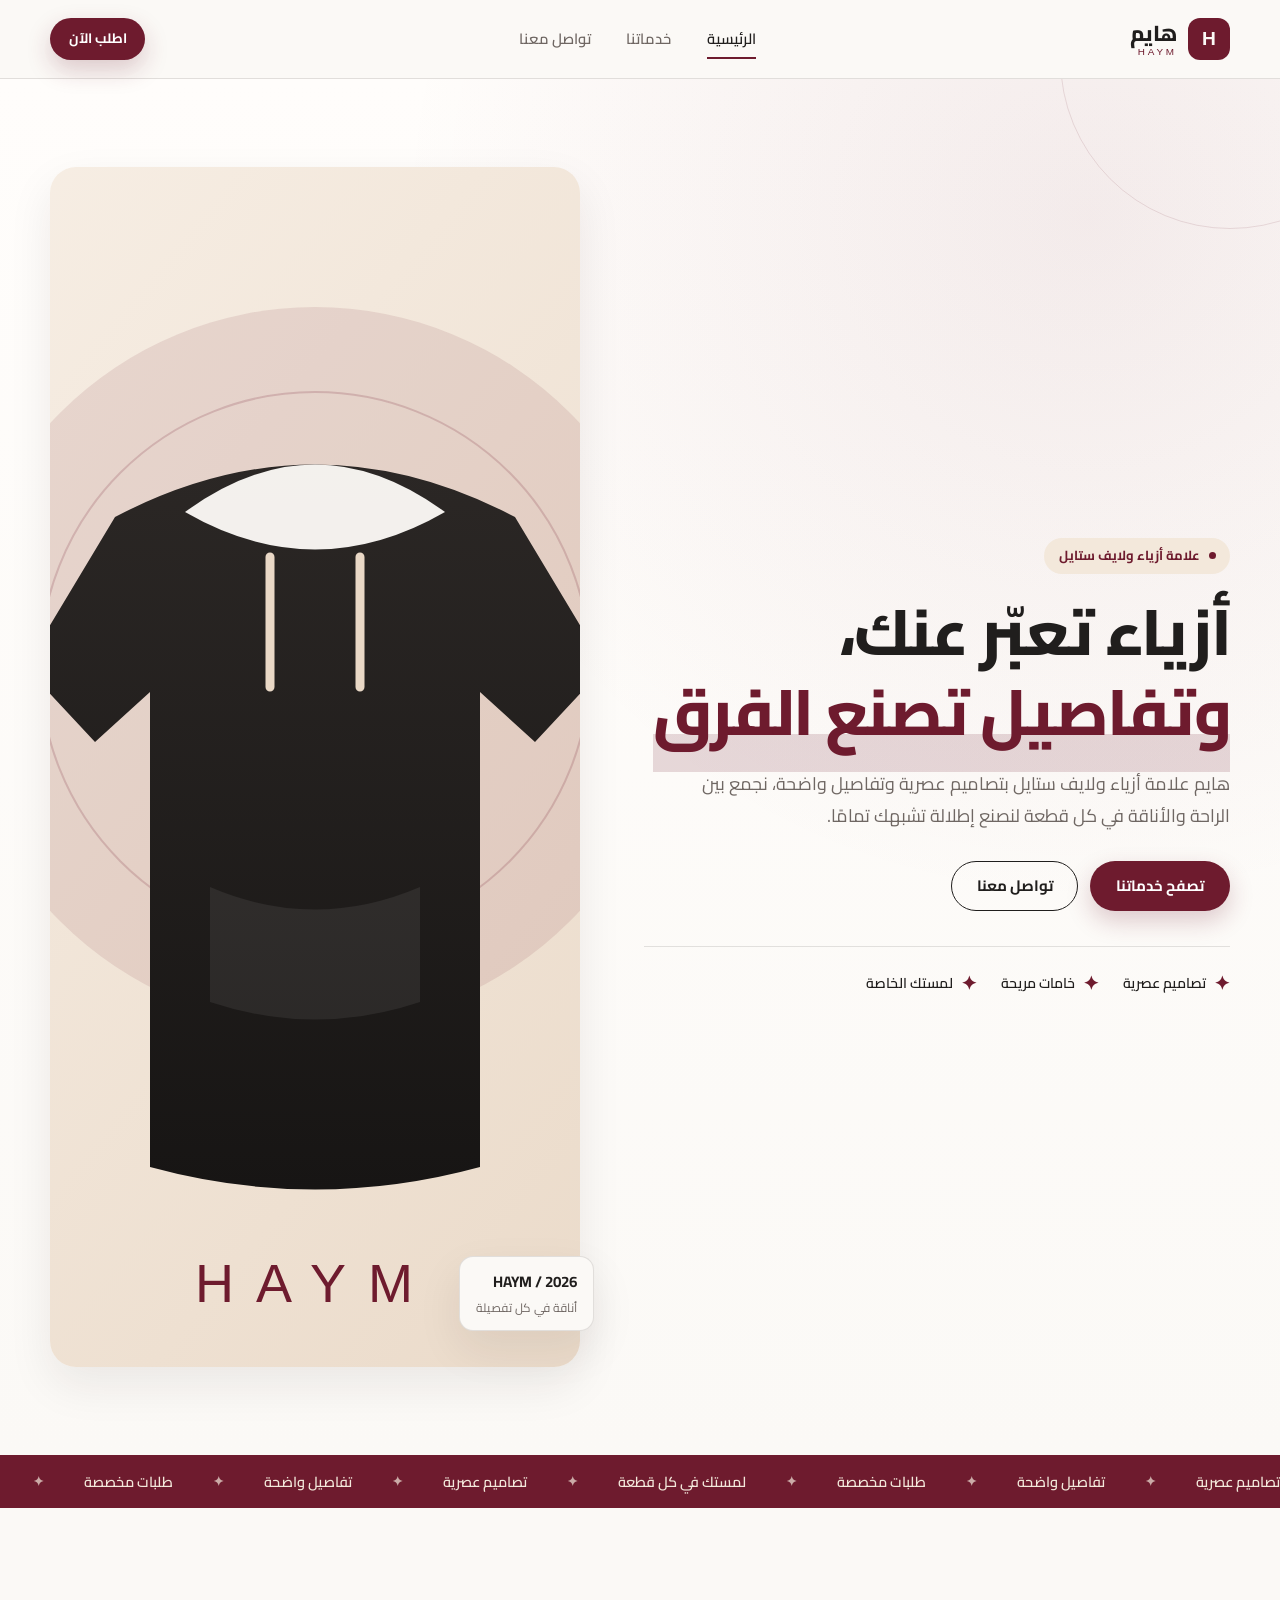
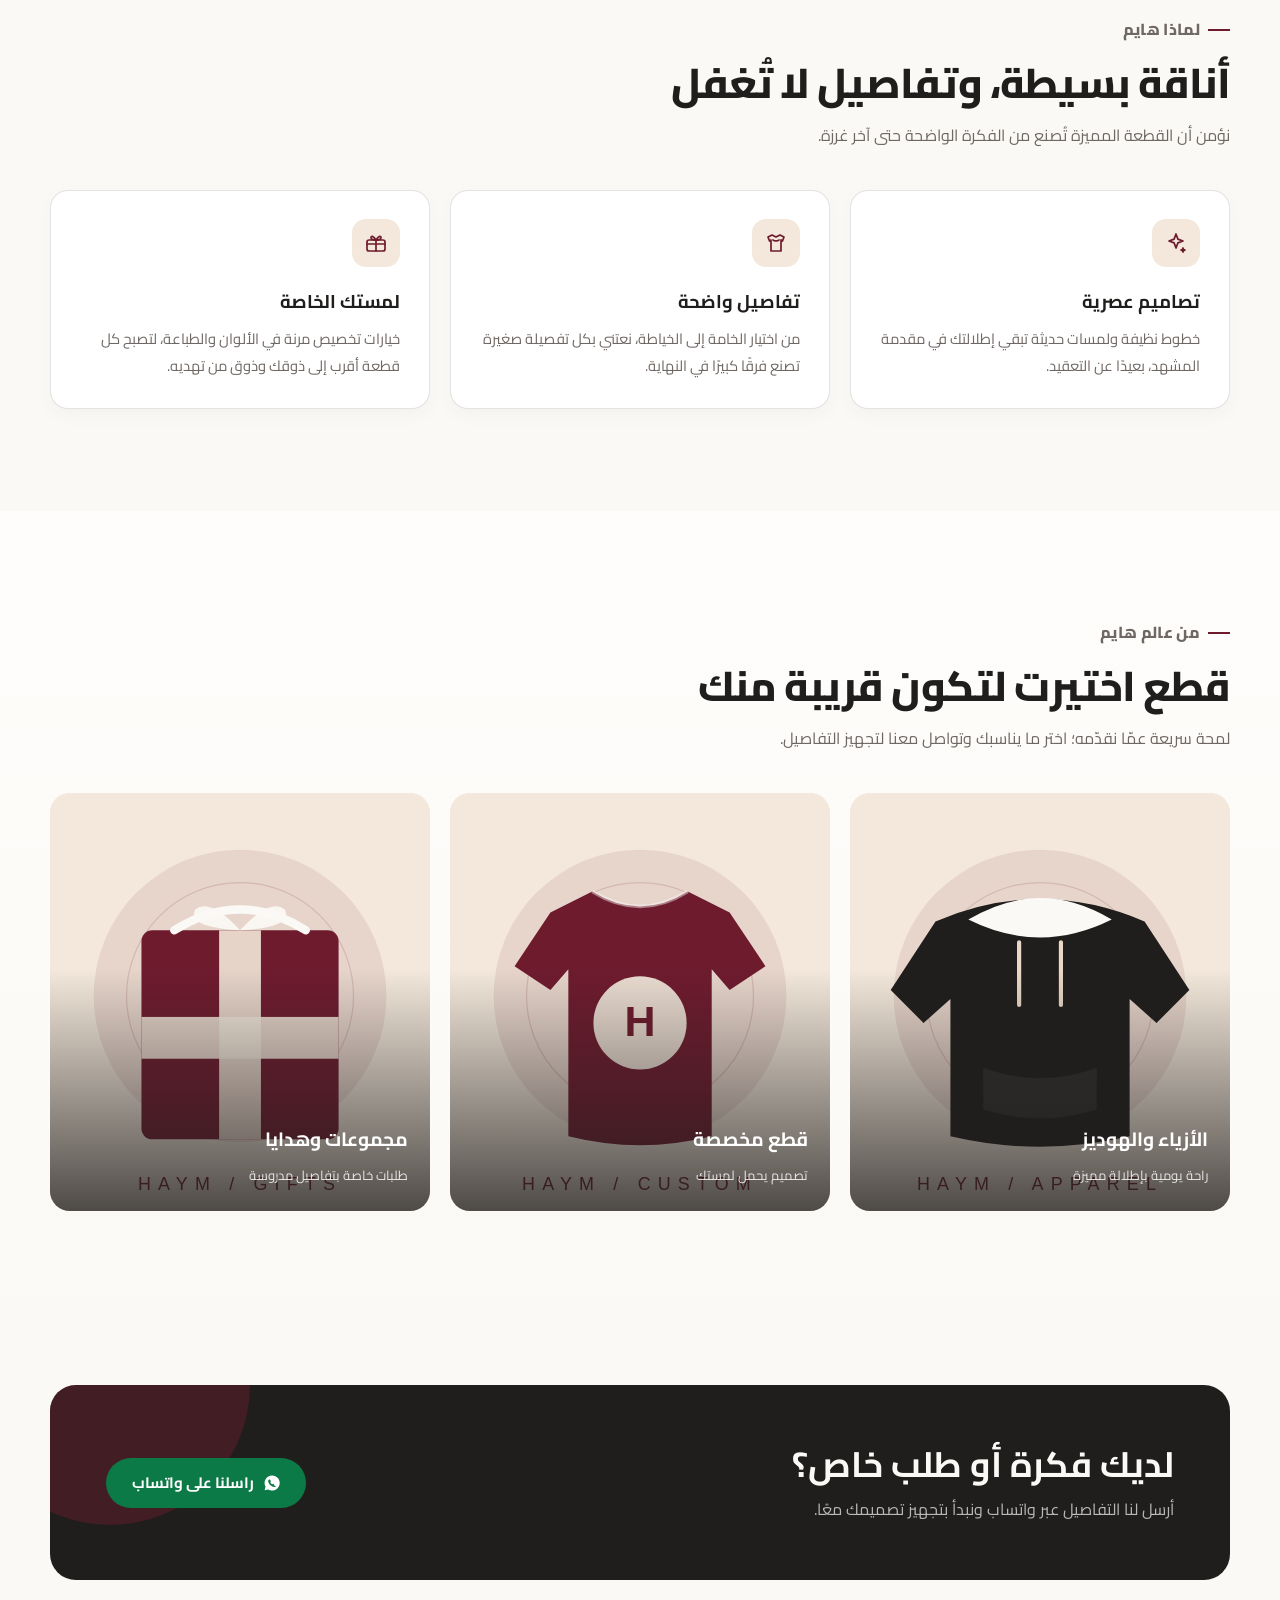
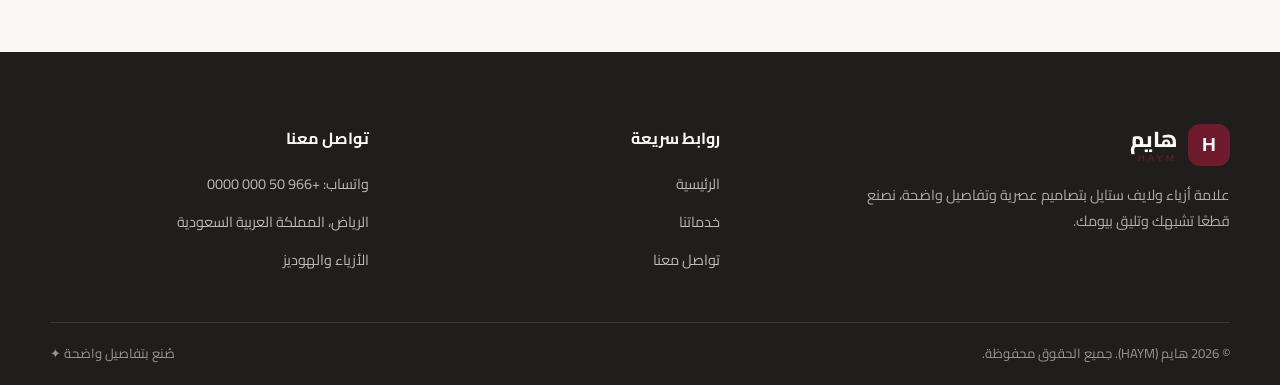
<file: index.html>
<!DOCTYPE html>
<html lang="ar" dir="rtl">
<head>
  <meta charset="UTF-8">
  <meta name="viewport" content="width=device-width, initial-scale=1.0">
  <title>هايم HAYM | أزياء ولايف ستايل</title>
  <meta name="description" content="هايم علامة أزياء ولايف ستايل بتصاميم عصرية وتفاصيل واضحة؛ هوديز، تيشيرتات مخصصة وطلبات خاصة.">
  <meta name="theme-color" content="#6e1b2e">
  <link rel="icon" href="assets/images/favicon.svg" type="image/svg+xml">
  <link rel="preconnect" href="https://fonts.googleapis.com">
  <link rel="preconnect" href="https://fonts.gstatic.com" crossorigin>
  <link href="https://fonts.googleapis.com/css2?family=Cairo:wght@400;500;600;700;800;900&display=swap" rel="stylesheet">
  <link rel="stylesheet" href="style.css">
</head>
<body>
  <a class="skip-link" href="#main">تخطَّ إلى المحتوى</a>

  <!-- Header -->
  <header class="site-header">
    <div class="container header-inner">
      <a class="brand" href="index.html" aria-label="هايم - الصفحة الرئيسية">
        <span class="brand-mark" aria-hidden="true">H</span>
        <span class="brand-text">
          <strong>هايم</strong>
          <small>HAYM</small>
        </span>
      </a>

      <nav class="main-nav" aria-label="القائمة الرئيسية">
        <a href="index.html" class="active" aria-current="page">الرئيسية</a>
        <a href="services.html">خدماتنا</a>
        <a href="contact.html">تواصل معنا</a>
      </nav>

      <div class="header-actions">
        <a class="btn btn-primary header-cta" href="contact.html">اطلب الآن</a>
        <details class="mobile-nav">
          <summary aria-label="فتح قائمة التنقل">
            <span class="bar"></span>
            <span class="bar"></span>
            <span class="bar"></span>
          </summary>
          <nav aria-label="قائمة الجوال">
            <a href="index.html" class="active" aria-current="page">الرئيسية</a>
            <a href="services.html">خدماتنا</a>
            <a href="contact.html">تواصل معنا</a>
          </nav>
        </details>
      </div>
    </div>
  </header>

  <main id="main">
    <!-- Hero -->
    <section class="hero">
      <div class="container hero-grid">
        <div class="hero-content">
          <span class="hero-eyebrow">علامة أزياء ولايف ستايل</span>
          <h1>أزياء تعبّر عنك،<br><span>وتفاصيل تصنع الفرق</span></h1>
          <p class="hero-lead">هايم علامة أزياء ولايف ستايل بتصاميم عصرية وتفاصيل واضحة، نجمع بين الراحة والأناقة في كل قطعة لنصنع إطلالة تشبهك تمامًا.</p>
          <div class="hero-actions">
            <a class="btn btn-primary" href="services.html">تصفح خدماتنا</a>
            <a class="btn btn-outline" href="contact.html">تواصل معنا</a>
          </div>
          <div class="hero-points">
            <div><span aria-hidden="true">✦</span> تصاميم عصرية</div>
            <div><span aria-hidden="true">✦</span> خامات مريحة</div>
            <div><span aria-hidden="true">✦</span> لمستك الخاصة</div>
          </div>
        </div>

        <div class="hero-media">
          <img src="assets/images/hero-fashion.svg" alt="رسم توضيحي لهودي هايم بتصميم عصري" width="1000" height="1200">
          <div class="hero-badge">
            <strong>HAYM / 2026</strong>
            <small>أناقة في كل تفصيلة</small>
          </div>
        </div>
      </div>
    </section>

    <!-- Brand strip -->
    <div class="brand-strip" aria-hidden="true">
      <div class="track">
        <span>تصاميم عصرية</span><span>تفاصيل واضحة</span><span>طلبات مخصصة</span><span>لمستك في كل قطعة</span>
        <span>تصاميم عصرية</span><span>تفاصيل واضحة</span><span>طلبات مخصصة</span><span>لمستك في كل قطعة</span>
      </div>
    </div>

    <!-- Why HAYM -->
    <section class="section features" id="why">
      <div class="container">
        <div class="section-head">
          <p class="eyebrow">لماذا هايم</p>
          <h2>أناقة بسيطة، وتفاصيل لا تُغفل</h2>
          <p>نؤمن أن القطعة المميزة تُصنع من الفكرة الواضحة حتى آخر غرزة.</p>
        </div>
        <div class="feature-grid">
          <article class="feature-card">
            <div class="feature-icon" aria-hidden="true">
              <svg viewBox="0 0 24 24" fill="none" stroke="currentColor" stroke-width="1.7" stroke-linecap="round" stroke-linejoin="round">
                <path d="M12 3l1.9 5.1L19 10l-5.1 1.9L12 17l-1.9-5.1L5 10l5.1-1.9L12 3Z"/>
                <path d="M19 17l.6 1.5L21 19l-1.4.6L19 21l-.6-1.4L17 19l1.4-.5L19 17Z"/>
              </svg>
            </div>
            <h3>تصاميم عصرية</h3>
            <p>خطوط نظيفة ولمسات حديثة تبقي إطلالتك في مقدمة المشهد، بعيدًا عن التعقيد.</p>
          </article>
          <article class="feature-card">
            <div class="feature-icon" aria-hidden="true">
              <svg viewBox="0 0 24 24" fill="none" stroke="currentColor" stroke-width="1.7" stroke-linecap="round" stroke-linejoin="round">
                <path d="M8 4l4 2 4-2 4 2-1.5 4L17 9v11H7V9l-1.5 1L4 6l4-2Z"/>
                <path d="M9 9c1 1.2 5 1.2 6 0"/>
              </svg>
            </div>
            <h3>تفاصيل واضحة</h3>
            <p>من اختيار الخامة إلى الخياطة، نعتني بكل تفصيلة صغيرة تصنع فرقًا كبيرًا في النهاية.</p>
          </article>
          <article class="feature-card">
            <div class="feature-icon" aria-hidden="true">
              <svg viewBox="0 0 24 24" fill="none" stroke="currentColor" stroke-width="1.7" stroke-linecap="round" stroke-linejoin="round">
                <rect x="3" y="9" width="18" height="11" rx="2"/>
                <path d="M12 9v11M3 13h18"/>
                <path d="M12 9C9 9 7 8 7 6.5S9 4 12 9Zm0 0c3 0 5-1 5-2.5S15 4 12 9Z"/>
              </svg>
            </div>
            <h3>لمستك الخاصة</h3>
            <p>خيارات تخصيص مرنة في الألوان والطباعة، لتصبح كل قطعة أقرب إلى ذوقك وذوق من تهديه.</p>
          </article>
        </div>
      </div>
    </section>

    <!-- Collection preview -->
    <section class="section collection" id="collection">
      <div class="container">
        <div class="section-head">
          <p class="eyebrow">من عالم هايم</p>
          <h2>قطع اختيرت لتكون قريبة منك</h2>
          <p>لمحة سريعة عمّا نقدّمه؛ اختر ما يناسبك وتواصل معنا لتجهيز التفاصيل.</p>
        </div>
        <div class="collection-grid">
          <a class="collection-card" href="services.html#apparel">
            <img src="assets/images/service-apparel.svg" alt="هودي هايم بتصميم عصري" width="900" height="700" loading="lazy">
            <div class="collection-card-body">
              <h3>الأزياء والهوديز</h3>
              <span>راحة يومية بإطلالة مميزة</span>
            </div>
          </a>
          <a class="collection-card" href="services.html#custom">
            <img src="assets/images/service-custom.svg" alt="تيشيرت مخصص بطباعة هايم" width="900" height="700" loading="lazy">
            <div class="collection-card-body">
              <h3>قطع مخصصة</h3>
              <span>تصميم يحمل لمستك</span>
            </div>
          </a>
          <a class="collection-card" href="services.html#gifts">
            <img src="assets/images/service-gifts.svg" alt="هدايا ومجموعات مغلفة من هايم" width="900" height="700" loading="lazy">
            <div class="collection-card-body">
              <h3>مجموعات وهدايا</h3>
              <span>طلبات خاصة بتفاصيل مدروسة</span>
            </div>
          </a>
        </div>
      </div>
    </section>

    <!-- CTA -->
    <section class="cta-band">
      <div class="container">
        <div class="cta-inner">
          <div class="cta-copy">
            <h2>لديك فكرة أو طلب خاص؟</h2>
            <p>أرسل لنا التفاصيل عبر واتساب ونبدأ بتجهيز تصميمك معًا.</p>
          </div>
          <div class="cta-action">
            <a class="btn btn-whatsapp" href="https://wa.me/966500000000?text=%D9%85%D8%B1%D8%AD%D8%A8%D8%A7%20%D9%87%D8%A7%D9%8A%D9%85%D8%8C%20%D8%A3%D8%B1%D9%8A%D8%AF%20%D8%A7%D9%84%D8%A7%D8%B3%D8%AA%D9%81%D8%B3%D8%A7%D8%B1%20%D8%B9%D9%86%20%D8%AE%D8%AF%D9%85%D8%A7%D8%AA%D9%83%D9%85" target="_blank" rel="noopener noreferrer">
              <svg viewBox="0 0 24 24" fill="currentColor" aria-hidden="true"><path d="M12 2a10 10 0 0 0-8.6 15l-1.3 4.8 4.9-1.3A10 10 0 1 0 12 2Zm5.5 14.1c-.2.6-1.3 1.2-1.8 1.3-.5.1-1 .1-1.6-.1-.4-.1-.9-.3-1.5-.6-2.7-1.2-4.4-4-4.6-4.2-.1-.2-1.1-1.5-1.1-2.8 0-1.3.7-1.9.9-2.2.2-.2.5-.3.7-.3h.5c.2 0 .4 0 .6.4l.8 1.9c.1.2.1.4 0 .6l-.4.6c-.1.2-.3.3-.1.6.2.3.6 1 1.3 1.6.9.8 1.7 1 2 .1.1-.1.2-.2.3-.1s.5.1.8.6c.3.5 1 1.6 1.1 1.8.1.2.2.5 0 .7Z"/></svg>
              راسلنا على واتساب
            </a>
          </div>
        </div>
      </div>
    </section>
  </main>

  <!-- Footer -->
  <footer class="site-footer">
    <div class="container">
      <div class="footer-grid">
        <div>
          <a class="brand" href="index.html" aria-label="هايم - الصفحة الرئيسية">
            <span class="brand-mark" aria-hidden="true">H</span>
            <span class="brand-text"><strong>هايم</strong><small>HAYM</small></span>
          </a>
          <p class="footer-about">علامة أزياء ولايف ستايل بتصاميم عصرية وتفاصيل واضحة، نصنع قطعًا تشبهك وتليق بيومك.</p>
        </div>
        <div class="footer-col">
          <h3>روابط سريعة</h3>
          <ul>
            <li><a href="index.html">الرئيسية</a></li>
            <li><a href="services.html">خدماتنا</a></li>
            <li><a href="contact.html">تواصل معنا</a></li>
          </ul>
        </div>
        <div class="footer-col">
          <h3>تواصل معنا</h3>
          <ul>
            <li><a href="https://wa.me/966500000000" target="_blank" rel="noopener noreferrer">واتساب: +966 50 000 0000</a></li>
            <li><a href="contact.html">الرياض، المملكة العربية السعودية</a></li>
            <li><a href="services.html#apparel">الأزياء والهوديز</a></li>
          </ul>
        </div>
      </div>
      <div class="footer-bottom">
        <span>© 2026 هايم (HAYM). جميع الحقوق محفوظة.</span>
        <span>صُنع بتفاصيل واضحة ✦</span>
      </div>
    </div>
  </footer>
</body>
</html>
</file>
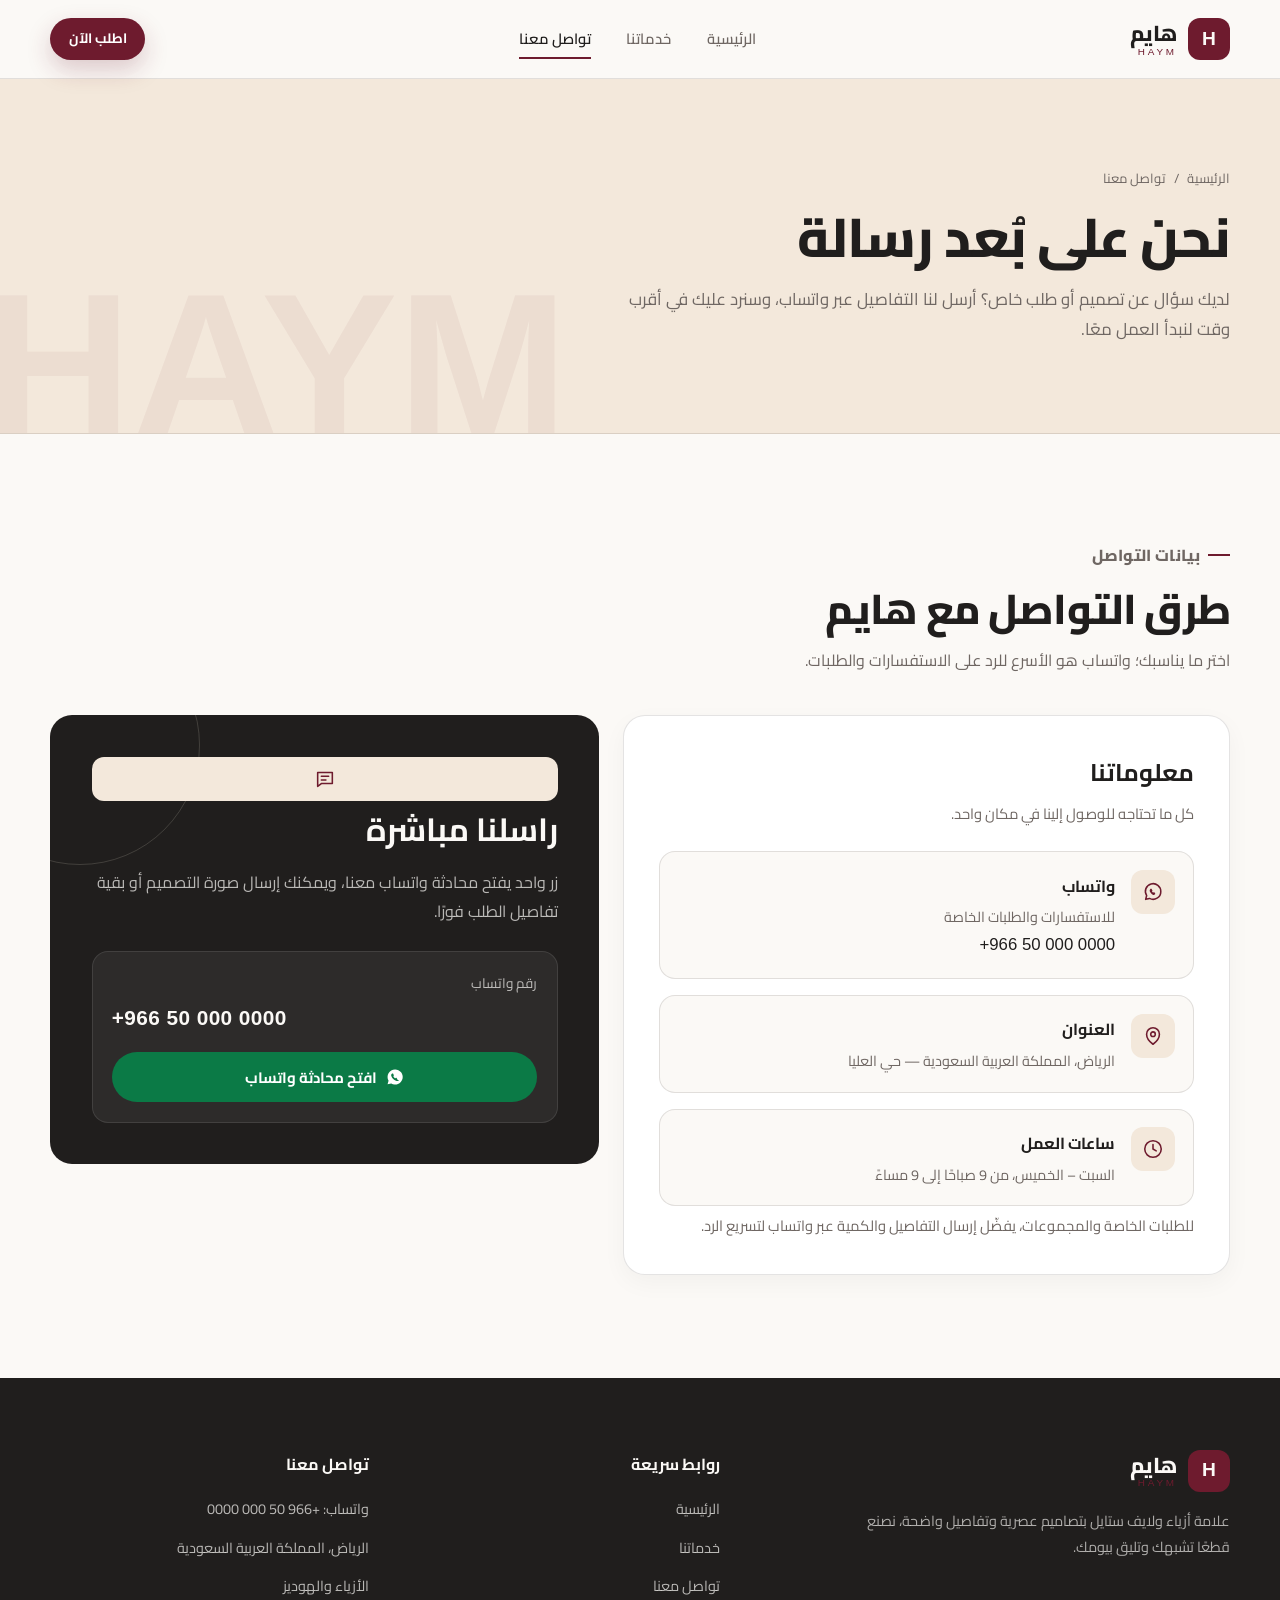
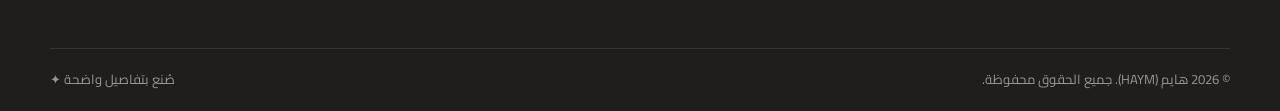
<file: contact.html>
<!DOCTYPE html>
<html lang="ar" dir="rtl">
<head>
  <meta charset="UTF-8">
  <meta name="viewport" content="width=device-width, initial-scale=1.0">
  <title>تواصل معنا | هايم HAYM</title>
  <meta name="description" content="تواصل مع هايم عبر واتساب للاستفسارات والطلبات الخاصة، أو تفضل بزيارتنا في الرياض.">
  <meta name="theme-color" content="#6e1b2e">
  <link rel="icon" href="assets/images/favicon.svg" type="image/svg+xml">
  <link rel="preconnect" href="https://fonts.googleapis.com">
  <link rel="preconnect" href="https://fonts.gstatic.com" crossorigin>
  <link href="https://fonts.googleapis.com/css2?family=Cairo:wght@400;500;600;700;800;900&display=swap" rel="stylesheet">
  <link rel="stylesheet" href="style.css">
</head>
<body>
  <a class="skip-link" href="#main">تخطَّ إلى المحتوى</a>

  <!-- Header -->
  <header class="site-header">
    <div class="container header-inner">
      <a class="brand" href="index.html" aria-label="هايم - الصفحة الرئيسية">
        <span class="brand-mark" aria-hidden="true">H</span>
        <span class="brand-text">
          <strong>هايم</strong>
          <small>HAYM</small>
        </span>
      </a>

      <nav class="main-nav" aria-label="القائمة الرئيسية">
        <a href="index.html">الرئيسية</a>
        <a href="services.html">خدماتنا</a>
        <a href="contact.html" class="active" aria-current="page">تواصل معنا</a>
      </nav>

      <div class="header-actions">
        <a class="btn btn-primary header-cta" href="contact.html">اطلب الآن</a>
        <details class="mobile-nav">
          <summary aria-label="فتح قائمة التنقل">
            <span class="bar"></span>
            <span class="bar"></span>
            <span class="bar"></span>
          </summary>
          <nav aria-label="قائمة الجوال">
            <a href="index.html">الرئيسية</a>
            <a href="services.html">خدماتنا</a>
            <a href="contact.html" class="active" aria-current="page">تواصل معنا</a>
          </nav>
        </details>
      </div>
    </div>
  </header>

  <main id="main">
    <!-- Page hero -->
    <section class="page-hero">
      <div class="container">
        <nav class="breadcrumb" aria-label="مسار التنقل">
          <a href="index.html">الرئيسية</a>
          <span aria-hidden="true">/</span>
          <span>تواصل معنا</span>
        </nav>
        <h1>نحن على بُعد رسالة</h1>
        <p>لديك سؤال عن تصميم أو طلب خاص؟ أرسل لنا التفاصيل عبر واتساب، وسنرد عليك في أقرب وقت لنبدأ العمل معًا.</p>
      </div>
    </section>

    <!-- Contact details -->
    <section class="section" id="contact-info">
      <div class="container">
        <div class="section-head">
          <p class="eyebrow">بيانات التواصل</p>
          <h2>طرق التواصل مع هايم</h2>
          <p>اختر ما يناسبك؛ واتساب هو الأسرع للرد على الاستفسارات والطلبات.</p>
        </div>

        <div class="contact-grid">
          <div class="contact-panel">
            <h2>معلوماتنا</h2>
            <p>كل ما تحتاجه للوصول إلينا في مكان واحد.</p>

            <div class="contact-list">
              <div class="contact-item">
                <div class="contact-icon" aria-hidden="true">
                  <svg viewBox="0 0 24 24" fill="none" stroke="currentColor" stroke-width="1.7" stroke-linecap="round" stroke-linejoin="round">
                    <path d="M20.5 11.6a8.4 8.4 0 0 1-12.3 7.4L4 20l1.1-4.1a8.4 8.4 0 1 1 15.4-4.3Z"/>
                    <path d="M9 8.8c.2-.4.4-.4.6-.4h.5c.2 0 .4 0 .6.5l.7 1.6c.1.2 0 .4-.1.5l-.4.5c.2.4.5.7.8.9.3.2.5.3.7.2l.5-.4c.2-.1.4-.1.5.1l1 1.2c.1.2.1.4 0 .6-.2.4-.9 1-1.2 1.1-.3.2-.8.2-1.3-.1-.6-.3-2.5-2.2-2.9-2.8-.4-.6-.6-1.2-.6-1.7 0-.5.1-.8.3-1Z" fill="currentColor" stroke="none"/>
                  </svg>
                </div>
                <div>
                  <h3>واتساب</h3>
                  <p>للاستفسارات والطلبات الخاصة</p>
                  <bdi dir="ltr">+966 50 000 0000</bdi>
                </div>
              </div>

              <div class="contact-item">
                <div class="contact-icon" aria-hidden="true">
                  <svg viewBox="0 0 24 24" fill="none" stroke="currentColor" stroke-width="1.7" stroke-linecap="round" stroke-linejoin="round">
                    <path d="M12 21s7-5.2 7-11a7 7 0 1 0-14 0c0 5.8 7 11 7 11Z"/>
                    <circle cx="12" cy="10" r="2.5"/>
                  </svg>
                </div>
                <div>
                  <h3>العنوان</h3>
                  <p>الرياض، المملكة العربية السعودية — حي العليا</p>
                </div>
              </div>

              <div class="contact-item">
                <div class="contact-icon" aria-hidden="true">
                  <svg viewBox="0 0 24 24" fill="none" stroke="currentColor" stroke-width="1.7" stroke-linecap="round" stroke-linejoin="round">
                    <circle cx="12" cy="12" r="9"/>
                    <path d="M12 7v5l3.5 2"/>
                  </svg>
                </div>
                <div>
                  <h3>ساعات العمل</h3>
                  <p>السبت – الخميس، من 9 صباحًا إلى 9 مساءً</p>
                </div>
              </div>
            </div>

            <p class="contact-note">للطلبات الخاصة والمجموعات، يفضّل إرسال التفاصيل والكمية عبر واتساب لتسريع الرد.</p>
          </div>

          <aside class="contact-side">
            <div class="contact-icon" aria-hidden="true">
              <svg viewBox="0 0 24 24" fill="none" stroke="currentColor" stroke-width="1.7" stroke-linecap="round" stroke-linejoin="round">
                <path d="M4 5h16v12H8l-4 3V5Z"/>
                <path d="M8 9h8M8 13h5"/>
              </svg>
            </div>
            <h2>راسلنا مباشرة</h2>
            <p>زر واحد يفتح محادثة واتساب معنا، ويمكنك إرسال صورة التصميم أو بقية تفاصيل الطلب فورًا.</p>
            <div class="whatsapp-box">
              <span>رقم واتساب</span>
              <strong dir="ltr">+966 50 000 0000</strong>
              <a class="btn btn-whatsapp" href="https://wa.me/966500000000?text=%D9%85%D8%B1%D8%AD%D8%A8%D8%A7%20%D9%87%D8%A7%D9%8A%D9%85%D8%8C%20%D8%A3%D8%B1%D9%8A%D8%AF%20%D8%A7%D9%84%D8%A7%D8%B3%D8%AA%D9%81%D8%B3%D8%A7%D8%B1%20%D8%B9%D9%86%20%D8%AE%D8%AF%D9%85%D8%A7%D8%AA%D9%83%D9%85" target="_blank" rel="noopener noreferrer">
                <svg viewBox="0 0 24 24" fill="currentColor" aria-hidden="true"><path d="M12 2a10 10 0 0 0-8.6 15l-1.3 4.8 4.9-1.3A10 10 0 1 0 12 2Zm5.5 14.1c-.2.6-1.3 1.2-1.8 1.3-.5.1-1 .1-1.6-.1-.4-.1-.9-.3-1.5-.6-2.7-1.2-4.4-4-4.6-4.2-.1-.2-1.1-1.5-1.1-2.8 0-1.3.7-1.9.9-2.2.2-.2.5-.3.7-.3h.5c.2 0 .4 0 .6.4l.8 1.9c.1.2.1.4 0 .6l-.4.6c-.1.2-.3.3-.1.6.2.3.6 1 1.3 1.6.9.8 1.7 1 2 .1.1-.1.2-.2.3-.1s.5.1.8.6c.3.5 1 1.6 1.1 1.8.1.2.2.5 0 .7Z"/></svg>
                افتح محادثة واتساب
              </a>
            </div>
          </aside>
        </div>
      </div>
    </section>
  </main>

  <!-- Footer -->
  <footer class="site-footer">
    <div class="container">
      <div class="footer-grid">
        <div>
          <a class="brand" href="index.html" aria-label="هايم - الصفحة الرئيسية">
            <span class="brand-mark" aria-hidden="true">H</span>
            <span class="brand-text"><strong>هايم</strong><small>HAYM</small></span>
          </a>
          <p class="footer-about">علامة أزياء ولايف ستايل بتصاميم عصرية وتفاصيل واضحة، نصنع قطعًا تشبهك وتليق بيومك.</p>
        </div>
        <div class="footer-col">
          <h3>روابط سريعة</h3>
          <ul>
            <li><a href="index.html">الرئيسية</a></li>
            <li><a href="services.html">خدماتنا</a></li>
            <li><a href="contact.html">تواصل معنا</a></li>
          </ul>
        </div>
        <div class="footer-col">
          <h3>تواصل معنا</h3>
          <ul>
            <li><a href="https://wa.me/966500000000" target="_blank" rel="noopener noreferrer">واتساب: +966 50 000 0000</a></li>
            <li><a href="contact.html">الرياض، المملكة العربية السعودية</a></li>
            <li><a href="services.html#apparel">الأزياء والهوديز</a></li>
          </ul>
        </div>
      </div>
      <div class="footer-bottom">
        <span>© 2026 هايم (HAYM). جميع الحقوق محفوظة.</span>
        <span>صُنع بتفاصيل واضحة ✦</span>
      </div>
    </div>
  </footer>
</body>
</html>
</file>
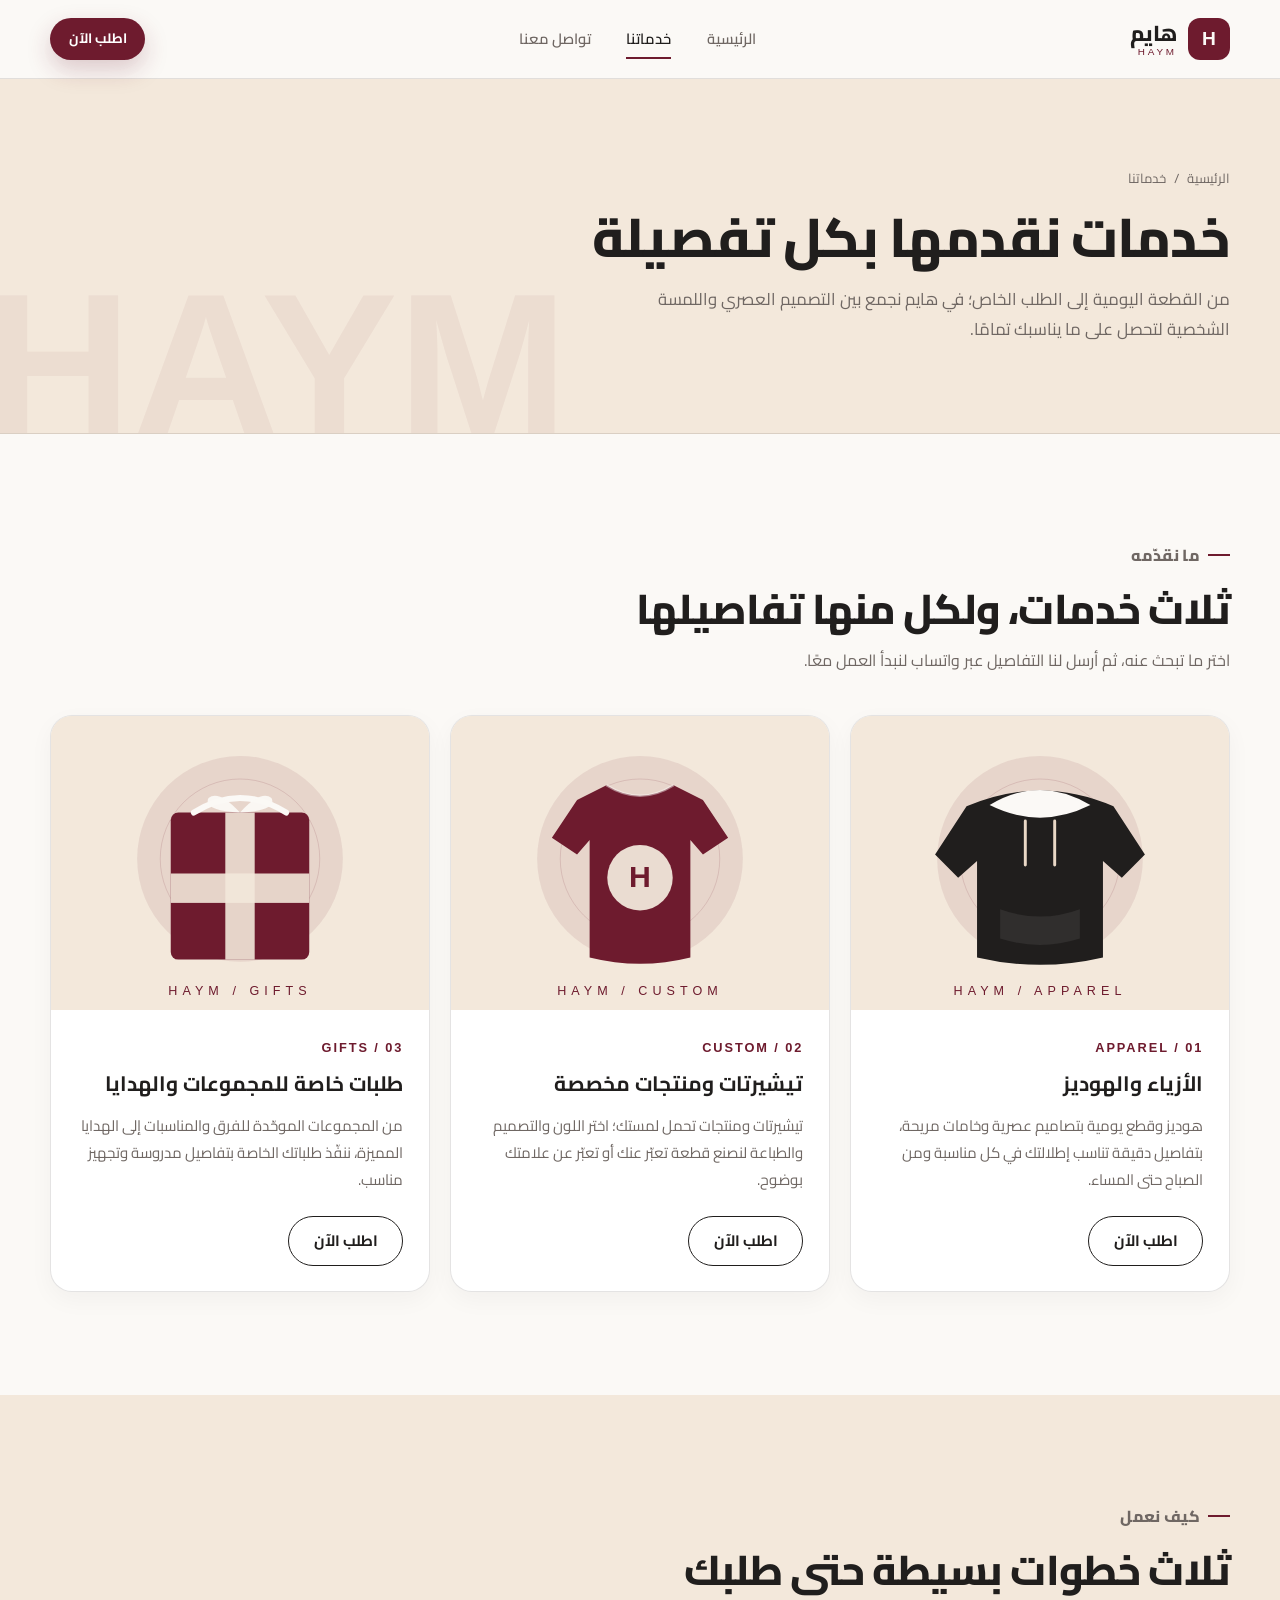
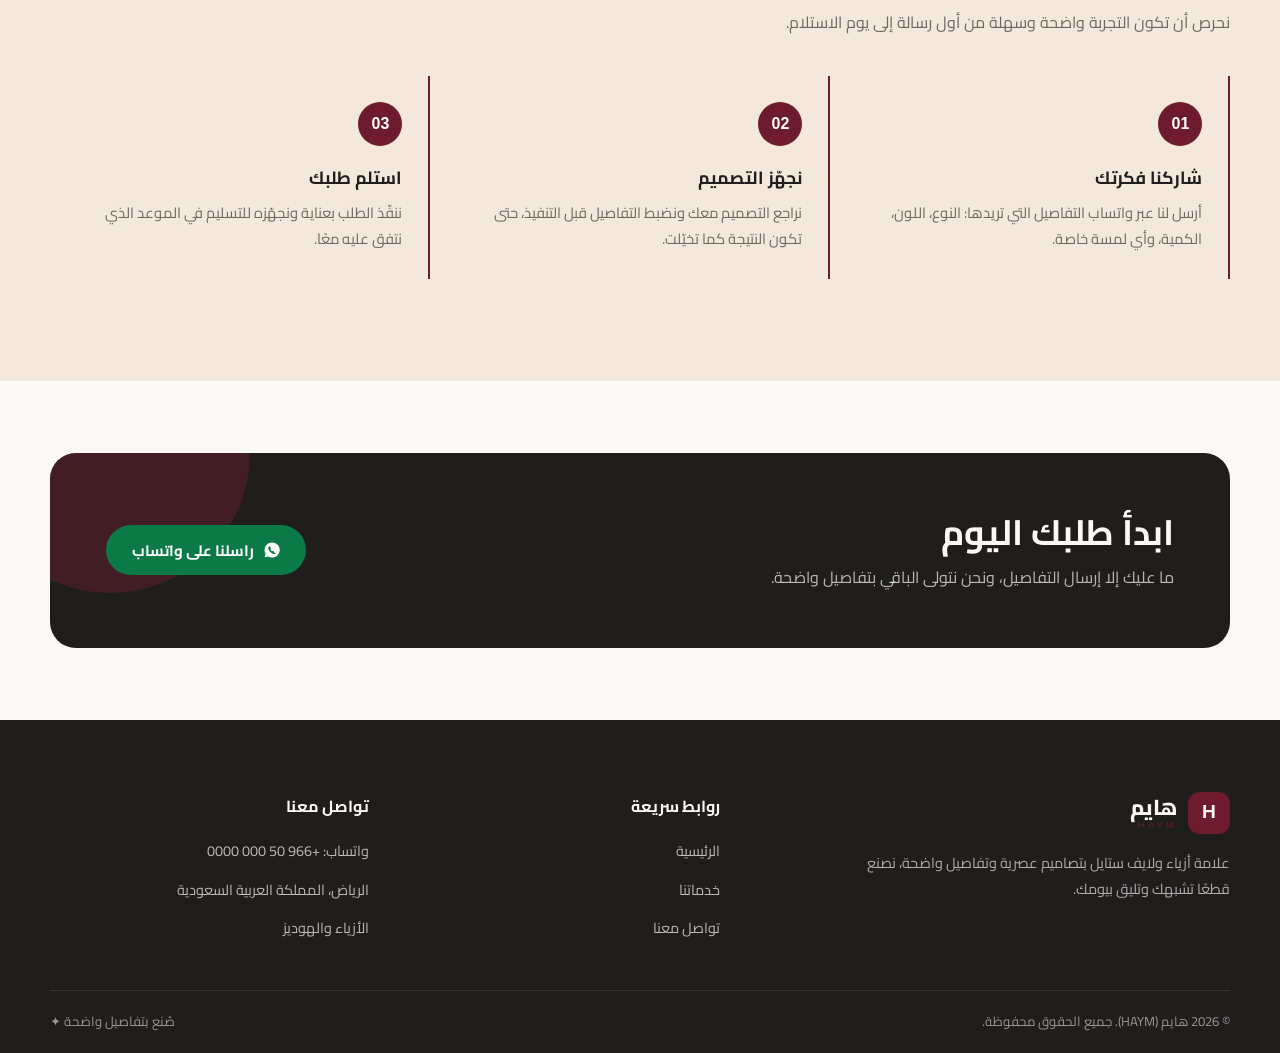
<file: services.html>
<!DOCTYPE html>
<html lang="ar" dir="rtl">
<head>
  <meta charset="UTF-8">
  <meta name="viewport" content="width=device-width, initial-scale=1.0">
  <title>خدماتنا | هايم HAYM</title>
  <meta name="description" content="خدمات هايم: الأزياء والهوديز، تيشيرتات ومنتجات مخصصة، وطلبات خاصة للمجموعات والهدايا.">
  <meta name="theme-color" content="#6e1b2e">
  <link rel="icon" href="assets/images/favicon.svg" type="image/svg+xml">
  <link rel="preconnect" href="https://fonts.googleapis.com">
  <link rel="preconnect" href="https://fonts.gstatic.com" crossorigin>
  <link href="https://fonts.googleapis.com/css2?family=Cairo:wght@400;500;600;700;800;900&display=swap" rel="stylesheet">
  <link rel="stylesheet" href="style.css">
</head>
<body>
  <a class="skip-link" href="#main">تخطَّ إلى المحتوى</a>

  <!-- Header -->
  <header class="site-header">
    <div class="container header-inner">
      <a class="brand" href="index.html" aria-label="هايم - الصفحة الرئيسية">
        <span class="brand-mark" aria-hidden="true">H</span>
        <span class="brand-text">
          <strong>هايم</strong>
          <small>HAYM</small>
        </span>
      </a>

      <nav class="main-nav" aria-label="القائمة الرئيسية">
        <a href="index.html">الرئيسية</a>
        <a href="services.html" class="active" aria-current="page">خدماتنا</a>
        <a href="contact.html">تواصل معنا</a>
      </nav>

      <div class="header-actions">
        <a class="btn btn-primary header-cta" href="contact.html">اطلب الآن</a>
        <details class="mobile-nav">
          <summary aria-label="فتح قائمة التنقل">
            <span class="bar"></span>
            <span class="bar"></span>
            <span class="bar"></span>
          </summary>
          <nav aria-label="قائمة الجوال">
            <a href="index.html">الرئيسية</a>
            <a href="services.html" class="active" aria-current="page">خدماتنا</a>
            <a href="contact.html">تواصل معنا</a>
          </nav>
        </details>
      </div>
    </div>
  </header>

  <main id="main">
    <!-- Page hero -->
    <section class="page-hero">
      <div class="container">
        <nav class="breadcrumb" aria-label="مسار التنقل">
          <a href="index.html">الرئيسية</a>
          <span aria-hidden="true">/</span>
          <span>خدماتنا</span>
        </nav>
        <h1>خدمات نقدمها بكل تفصيلة</h1>
        <p>من القطعة اليومية إلى الطلب الخاص؛ في هايم نجمع بين التصميم العصري واللمسة الشخصية لتحصل على ما يناسبك تمامًا.</p>
      </div>
    </section>

    <!-- Services -->
    <section class="section" id="services">
      <div class="container">
        <div class="section-head">
          <p class="eyebrow">ما نقدّمه</p>
          <h2>ثلاث خدمات، ولكل منها تفاصيلها</h2>
          <p>اختر ما تبحث عنه، ثم أرسل لنا التفاصيل عبر واتساب لنبدأ العمل معًا.</p>
        </div>

        <div class="services-grid">
          <article class="service-card" id="apparel">
            <div class="service-media">
              <img src="assets/images/service-apparel.svg" alt="هوديز وأزياء هايم" width="900" height="700" loading="lazy">
            </div>
            <div class="service-body">
              <span class="service-number">01 / APPAREL</span>
              <h3>الأزياء والهوديز</h3>
              <p>هوديز وقطع يومية بتصاميم عصرية وخامات مريحة، بتفاصيل دقيقة تناسب إطلالتك في كل مناسبة ومن الصباح حتى المساء.</p>
              <a class="btn btn-outline" href="contact.html">اطلب الآن</a>
            </div>
          </article>

          <article class="service-card" id="custom">
            <div class="service-media">
              <img src="assets/images/service-custom.svg" alt="تيشيرتات ومنتجات مخصصة من هايم" width="900" height="700" loading="lazy">
            </div>
            <div class="service-body">
              <span class="service-number">02 / CUSTOM</span>
              <h3>تيشيرتات ومنتجات مخصصة</h3>
              <p>تيشيرتات ومنتجات تحمل لمستك؛ اختر اللون والتصميم والطباعة لنصنع قطعة تعبّر عنك أو تعبّر عن علامتك بوضوح.</p>
              <a class="btn btn-outline" href="contact.html">اطلب الآن</a>
            </div>
          </article>

          <article class="service-card" id="gifts">
            <div class="service-media">
              <img src="assets/images/service-gifts.svg" alt="مجموعات وهدايا خاصة من هايم" width="900" height="700" loading="lazy">
            </div>
            <div class="service-body">
              <span class="service-number">03 / GIFTS</span>
              <h3>طلبات خاصة للمجموعات والهدايا</h3>
              <p>من المجموعات الموحّدة للفرق والمناسبات إلى الهدايا المميزة، ننفّذ طلباتك الخاصة بتفاصيل مدروسة وتجهيز مناسب.</p>
              <a class="btn btn-outline" href="contact.html">اطلب الآن</a>
            </div>
          </article>
        </div>
      </div>
    </section>

    <!-- How it works -->
    <section class="section steps">
      <div class="container">
        <div class="section-head">
          <p class="eyebrow">كيف نعمل</p>
          <h2>ثلاث خطوات بسيطة حتى طلبك</h2>
          <p>نحرص أن تكون التجربة واضحة وسهلة من أول رسالة إلى يوم الاستلام.</p>
        </div>
        <div class="steps-grid">
          <article class="step">
            <h3>شاركنا فكرتك</h3>
            <p>أرسل لنا عبر واتساب التفاصيل التي تريدها: النوع، اللون، الكمية، وأي لمسة خاصة.</p>
          </article>
          <article class="step">
            <h3>نجهّز التصميم</h3>
            <p>نراجع التصميم معك ونضبط التفاصيل قبل التنفيذ، حتى تكون النتيجة كما تخيّلت.</p>
          </article>
          <article class="step">
            <h3>استلم طلبك</h3>
            <p>ننفّذ الطلب بعناية ونجهّزه للتسليم في الموعد الذي نتفق عليه معًا.</p>
          </article>
        </div>
      </div>
    </section>

    <!-- CTA -->
    <section class="cta-band">
      <div class="container">
        <div class="cta-inner">
          <div class="cta-copy">
            <h2>ابدأ طلبك اليوم</h2>
            <p>ما عليك إلا إرسال التفاصيل، ونحن نتولى الباقي بتفاصيل واضحة.</p>
          </div>
          <div class="cta-action">
            <a class="btn btn-whatsapp" href="https://wa.me/966500000000?text=%D9%85%D8%B1%D8%AD%D8%A8%D8%A7%20%D9%87%D8%A7%D9%8A%D9%85%D8%8C%20%D8%A3%D8%B1%D9%8A%D8%AF%20%D8%A7%D9%84%D8%A7%D8%B3%D8%AA%D9%81%D8%B3%D8%A7%D8%B1%20%D8%B9%D9%86%20%D8%AE%D8%AF%D9%85%D8%A7%D8%AA%D9%83%D9%85" target="_blank" rel="noopener noreferrer">
              <svg viewBox="0 0 24 24" fill="currentColor" aria-hidden="true"><path d="M12 2a10 10 0 0 0-8.6 15l-1.3 4.8 4.9-1.3A10 10 0 1 0 12 2Zm5.5 14.1c-.2.6-1.3 1.2-1.8 1.3-.5.1-1 .1-1.6-.1-.4-.1-.9-.3-1.5-.6-2.7-1.2-4.4-4-4.6-4.2-.1-.2-1.1-1.5-1.1-2.8 0-1.3.7-1.9.9-2.2.2-.2.5-.3.7-.3h.5c.2 0 .4 0 .6.4l.8 1.9c.1.2.1.4 0 .6l-.4.6c-.1.2-.3.3-.1.6.2.3.6 1 1.3 1.6.9.8 1.7 1 2 .1.1-.1.2-.2.3-.1s.5.1.8.6c.3.5 1 1.6 1.1 1.8.1.2.2.5 0 .7Z"/></svg>
              راسلنا على واتساب
            </a>
          </div>
        </div>
      </div>
    </section>
  </main>

  <!-- Footer -->
  <footer class="site-footer">
    <div class="container">
      <div class="footer-grid">
        <div>
          <a class="brand" href="index.html" aria-label="هايم - الصفحة الرئيسية">
            <span class="brand-mark" aria-hidden="true">H</span>
            <span class="brand-text"><strong>هايم</strong><small>HAYM</small></span>
          </a>
          <p class="footer-about">علامة أزياء ولايف ستايل بتصاميم عصرية وتفاصيل واضحة، نصنع قطعًا تشبهك وتليق بيومك.</p>
        </div>
        <div class="footer-col">
          <h3>روابط سريعة</h3>
          <ul>
            <li><a href="index.html">الرئيسية</a></li>
            <li><a href="services.html">خدماتنا</a></li>
            <li><a href="contact.html">تواصل معنا</a></li>
          </ul>
        </div>
        <div class="footer-col">
          <h3>تواصل معنا</h3>
          <ul>
            <li><a href="https://wa.me/966500000000" target="_blank" rel="noopener noreferrer">واتساب: +966 50 000 0000</a></li>
            <li><a href="contact.html">الرياض، المملكة العربية السعودية</a></li>
            <li><a href="services.html#apparel">الأزياء والهوديز</a></li>
          </ul>
        </div>
      </div>
      <div class="footer-bottom">
        <span>© 2026 هايم (HAYM). جميع الحقوق محفوظة.</span>
        <span>صُنع بتفاصيل واضحة ✦</span>
      </div>
    </div>
  </footer>
</body>
</html>
</file>
<file: style.css>
/* ============================================================
   HAYM - Shared stylesheet
   Palette: burgundy / cream / off-white / charcoal
   ============================================================ */

:root {
  --burgundy: #6e1b2e;
  --burgundy-dark: #521323;
  --cream: #f3e8db;
  --offwhite: #fbf9f6;
  --charcoal: #201e1d;
  --muted: #6f6763;
  --line: rgba(32, 30, 29, 0.12);
  --shadow: 0 18px 45px rgba(32, 30, 29, 0.08);
  --radius: 18px;
  --container: 1180px;
}

*,
*::before,
*::after {
  box-sizing: border-box;
}

html {
  scroll-behavior: smooth;
}

body {
  margin: 0;
  font-family: "Cairo", "Segoe UI", Tahoma, sans-serif;
  background: var(--offwhite);
  color: var(--charcoal);
  line-height: 1.8;
  -webkit-font-smoothing: antialiased;
}

img {
  display: block;
  max-width: 100%;
}

a {
  color: inherit;
  text-decoration: none;
}

:focus-visible {
  outline: 3px solid var(--burgundy);
  outline-offset: 3px;
}

/* ---------- Utilities ---------- */

.container {
  width: min(calc(100% - 2.5rem), var(--container));
  margin-inline: auto;
}

.section {
  padding-block: clamp(4rem, 8vw, 6.5rem);
}

.eyebrow {
  display: inline-flex;
  align-items: center;
  gap: 0.5rem;
  margin: 0;
  color: var(--burgundy);
  font-size: 0.85rem;
  font-weight: 800;
  letter-spacing: 0.02em;
}

.eyebrow::before {
  content: "";
  width: 22px;
  height: 2px;
  background: var(--burgundy);
}

.section-head {
  max-width: 40rem;
}

.section-head h2 {
  margin: 0.7rem 0 0.6rem;
  font-size: clamp(1.8rem, 3.6vw, 2.6rem);
  line-height: 1.35;
  font-weight: 800;
  letter-spacing: -0.02em;
}

.section-head p {
  margin: 0;
  color: var(--muted);
  font-size: 1rem;
}

.skip-link {
  position: absolute;
  top: -100px;
  inset-inline-start: 1rem;
  z-index: 100;
  background: var(--burgundy);
  color: #fff;
  padding: 0.6rem 1rem;
  border-radius: 0 0 10px 10px;
}

.skip-link:focus {
  top: 0;
}

/* ---------- Buttons ---------- */

.btn {
  display: inline-flex;
  align-items: center;
  justify-content: center;
  gap: 0.55rem;
  min-height: 50px;
  padding: 0.7rem 1.55rem;
  border: 1.5px solid transparent;
  border-radius: 999px;
  font-weight: 700;
  font-size: 0.94rem;
  line-height: 1.4;
  cursor: pointer;
  transition: transform 0.2s ease, background-color 0.2s ease,
    color 0.2s ease, box-shadow 0.2s ease;
}

.btn:hover {
  transform: translateY(-2px);
}

.btn svg {
  width: 18px;
  height: 18px;
  flex: 0 0 auto;
}

.btn-primary {
  background: var(--burgundy);
  color: #fff;
  box-shadow: 0 10px 24px rgba(110, 27, 46, 0.22);
}

.btn-primary:hover {
  background: var(--burgundy-dark);
}

.btn-outline {
  background: transparent;
  border-color: var(--charcoal);
  color: var(--charcoal);
}

.btn-outline:hover {
  background: var(--charcoal);
  color: var(--offwhite);
}

.btn-light {
  background: var(--offwhite);
  color: var(--burgundy);
}

.btn-light:hover {
  background: #fff;
}

.btn-whatsapp {
  background: #0b7a46;
  color: #fff;
}

.btn-whatsapp:hover {
  background: #096638;
}

/* ---------- Header ---------- */

.site-header {
  position: sticky;
  top: 0;
  z-index: 50;
  background: rgba(251, 249, 246, 0.93);
  backdrop-filter: blur(14px);
  border-bottom: 1px solid var(--line);
}

.header-inner {
  display: flex;
  align-items: center;
  justify-content: space-between;
  gap: 1.25rem;
  min-height: 78px;
}

.brand {
  display: inline-flex;
  align-items: center;
  gap: 0.7rem;
  flex-shrink: 0;
}

.brand-mark {
  width: 42px;
  height: 42px;
  display: grid;
  place-items: center;
  border-radius: 12px;
  background: var(--burgundy);
  color: var(--offwhite);
  font-family: Arial, sans-serif;
  font-size: 1.2rem;
  font-weight: 800;
}

.brand-text {
  display: grid;
  line-height: 1.15;
}

.brand-text strong {
  font-size: 1.35rem;
  font-weight: 800;
  letter-spacing: -0.02em;
}

.brand-text small {
  font-family: Arial, sans-serif;
  font-size: 0.62rem;
  letter-spacing: 0.28em;
  color: var(--burgundy);
}

.main-nav {
  display: flex;
  align-items: center;
  gap: clamp(1rem, 3vw, 2.2rem);
}

.main-nav a {
  position: relative;
  padding-block: 0.4rem;
  font-size: 0.92rem;
  font-weight: 600;
  color: var(--muted);
  transition: color 0.2s ease;
}

.main-nav a::after {
  content: "";
  position: absolute;
  inset-inline-start: 0;
  inset-inline-end: 0;
  bottom: 0;
  height: 2px;
  background: var(--burgundy);
  transform: scaleX(0);
  transition: transform 0.2s ease;
}

.main-nav a:hover,
.main-nav a.active {
  color: var(--charcoal);
}

.main-nav a:hover::after,
.main-nav a.active::after {
  transform: scaleX(1);
}

.header-actions {
  display: flex;
  align-items: center;
  gap: 0.6rem;
}

.header-cta {
  min-height: 42px;
  padding: 0.45rem 1.1rem;
  font-size: 0.85rem;
}

.mobile-nav {
  display: none;
  position: relative;
}

.mobile-nav summary {
  list-style: none;
  width: 44px;
  height: 44px;
  border: 1px solid var(--line);
  border-radius: 12px;
  background: #fff;
  display: flex;
  flex-direction: column;
  align-items: center;
  justify-content: center;
  gap: 5px;
  cursor: pointer;
}

.mobile-nav summary::-webkit-details-marker {
  display: none;
}

.mobile-nav .bar {
  width: 20px;
  height: 2px;
  border-radius: 2px;
  background: var(--charcoal);
  transition: transform 0.2s ease, opacity 0.2s ease;
}

.mobile-nav[open] .bar:nth-child(1) {
  transform: translateY(7px) rotate(45deg);
}

.mobile-nav[open] .bar:nth-child(2) {
  opacity: 0;
}

.mobile-nav[open] .bar:nth-child(3) {
  transform: translateY(-7px) rotate(-45deg);
}

.mobile-nav nav {
  position: absolute;
  top: calc(100% + 0.75rem);
  inset-inline-end: 0;
  min-width: 190px;
  display: grid;
  gap: 0.25rem;
  padding: 0.6rem;
  background: var(--offwhite);
  border: 1px solid var(--line);
  border-radius: 14px;
  box-shadow: var(--shadow);
}

.mobile-nav nav a {
  padding: 0.6rem 0.8rem;
  border-radius: 9px;
  font-size: 0.92rem;
  font-weight: 600;
}

.mobile-nav nav a:hover,
.mobile-nav nav a.active {
  background: var(--cream);
  color: var(--burgundy);
}

/* ---------- Home hero ---------- */

.hero {
  position: relative;
  overflow: hidden;
  padding-block: clamp(3rem, 7vw, 5.5rem);
  background: radial-gradient(
      circle at 85% 10%,
      rgba(110, 27, 46, 0.08),
      transparent 42%
    ),
    linear-gradient(180deg, #fffdfb, var(--offwhite));
}

.hero::before {
  content: "";
  position: absolute;
  width: 340px;
  height: 340px;
  border: 1px solid rgba(110, 27, 46, 0.12);
  border-radius: 50%;
  top: -190px;
  inset-inline-start: -120px;
}

.hero-grid {
  display: grid;
  grid-template-columns: 1.05fr 0.95fr;
  gap: clamp(2rem, 5vw, 4.5rem);
  align-items: center;
}

.hero-eyebrow {
  display: inline-flex;
  align-items: center;
  gap: 0.55rem;
  padding: 0.4rem 0.9rem;
  border-radius: 999px;
  background: var(--cream);
  color: var(--burgundy);
  font-size: 0.82rem;
  font-weight: 700;
}

.hero-eyebrow::before {
  content: "";
  width: 7px;
  height: 7px;
  border-radius: 50%;
  background: var(--burgundy);
}

.hero h1 {
  margin: 1.1rem 0 1rem;
  font-size: clamp(2.2rem, 5.2vw, 4rem);
  line-height: 1.25;
  font-weight: 800;
  letter-spacing: -0.025em;
}

.hero h1 span {
  color: var(--burgundy);
  background: linear-gradient(transparent 68%, rgba(110, 27, 46, 0.16) 68%);
}

.hero-lead {
  max-width: 34rem;
  margin: 0 0 1.8rem;
  color: var(--muted);
  font-size: clamp(1rem, 1.6vw, 1.12rem);
}

.hero-actions {
  display: flex;
  flex-wrap: wrap;
  gap: 0.75rem;
}

.hero-points {
  display: flex;
  flex-wrap: wrap;
  gap: 1.5rem;
  margin-top: 2.2rem;
  padding-top: 1.5rem;
  border-top: 1px solid var(--line);
}

.hero-points div {
  display: flex;
  align-items: center;
  gap: 0.5rem;
  font-size: 0.88rem;
  font-weight: 600;
}

.hero-points span {
  color: var(--burgundy);
  font-size: 1.2rem;
  line-height: 1;
}

.hero-media {
  position: relative;
}

.hero-media::before {
  content: "";
  position: absolute;
  inset: 16px;
  border: 1.5px solid var(--burgundy);
  border-radius: 28px;
  opacity: 0.4;
  transform: translate(14px, 14px);
}

.hero-media img {
  position: relative;
  width: 100%;
  aspect-ratio: 4 / 4.5;
  object-fit: cover;
  border-radius: 26px;
  box-shadow: var(--shadow);
}

.hero-badge {
  position: absolute;
  inset-inline-start: -14px;
  bottom: 36px;
  display: grid;
  gap: 0.1rem;
  padding: 0.7rem 1rem;
  background: var(--offwhite);
  border: 1px solid var(--line);
  border-radius: 14px;
  box-shadow: var(--shadow);
}

.hero-badge strong {
  font-size: 0.95rem;
}

.hero-badge small {
  color: var(--muted);
  font-size: 0.75rem;
}

/* ---------- Brand strip ---------- */

.brand-strip {
  overflow: hidden;
  padding-block: 0.85rem;
  background: var(--burgundy);
  color: var(--cream);
}

.brand-strip .track {
  display: flex;
  width: max-content;
  gap: 2.5rem;
  animation: strip-slide 26s linear infinite reverse;
}

.brand-strip .track span {
  display: inline-flex;
  align-items: center;
  gap: 2.5rem;
  white-space: nowrap;
  font-size: 0.9rem;
  font-weight: 600;
}

.brand-strip .track span::after {
  content: "✦";
  font-size: 0.8rem;
  opacity: 0.7;
}

@keyframes strip-slide {
  from {
    transform: translateX(0);
  }
  to {
    transform: translateX(-50%);
  }
}

/* ---------- Features ---------- */

.feature-grid,
.services-grid,
.collection-grid,
.steps-grid {
  display: grid;
  grid-template-columns: repeat(3, 1fr);
  gap: 1.25rem;
  margin-top: 2.5rem;
}

.feature-card {
  padding: 1.8rem;
  background: #fff;
  border: 1px solid var(--line);
  border-radius: var(--radius);
  box-shadow: 0 6px 20px rgba(32, 30, 29, 0.03);
  transition: transform 0.25s ease, box-shadow 0.25s ease;
}

.feature-card:hover {
  transform: translateY(-5px);
  box-shadow: var(--shadow);
}

.feature-icon {
  width: 48px;
  height: 48px;
  display: grid;
  place-items: center;
  margin-bottom: 1.1rem;
  border-radius: 14px;
  background: var(--cream);
  color: var(--burgundy);
}

.feature-icon svg {
  width: 24px;
  height: 24px;
}

.feature-card h3 {
  margin: 0 0 0.5rem;
  font-size: 1.15rem;
}

.feature-card p {
  margin: 0;
  color: var(--muted);
  font-size: 0.92rem;
}

/* ---------- Collection ---------- */

.collection {
  background: linear-gradient(180deg, #fffdfb, var(--offwhite));
}

.collection-card {
  position: relative;
  display: block;
  overflow: hidden;
  aspect-ratio: 4 / 4.4;
  border-radius: 20px;
  background: var(--cream);
}

.collection-card img {
  width: 100%;
  height: 100%;
  object-fit: cover;
  transition: transform 0.5s ease;
}

.collection-card:hover img {
  transform: scale(1.05);
}

.collection-card::after {
  content: "";
  position: absolute;
  inset: 0;
  background: linear-gradient(180deg, transparent 42%, rgba(32, 30, 29, 0.78));
}

.collection-card-body {
  position: absolute;
  z-index: 1;
  inset-inline: 0;
  bottom: 0;
  padding: 1.4rem;
  color: #fff;
}

.collection-card-body h3 {
  margin: 0 0 0.2rem;
  font-size: 1.2rem;
}

.collection-card-body span {
  font-size: 0.82rem;
  opacity: 0.85;
}

/* ---------- CTA band ---------- */

.cta-band {
  padding-block: clamp(3rem, 6vw, 4.5rem);
}

.cta-inner {
  position: relative;
  overflow: hidden;
  display: flex;
  align-items: center;
  justify-content: space-between;
  flex-wrap: wrap;
  gap: 1.5rem;
  padding: clamp(2rem, 5vw, 3.5rem);
  border-radius: 26px;
  background: var(--charcoal);
  color: var(--offwhite);
}

.cta-inner::before {
  content: "";
  position: absolute;
  top: -140px;
  inset-inline-end: -80px;
  width: 280px;
  height: 280px;
  border-radius: 50%;
  background: var(--burgundy);
  opacity: 0.45;
}

.cta-copy,
.cta-action {
  position: relative;
  z-index: 1;
}

.cta-copy h2 {
  margin: 0 0 0.4rem;
  font-size: clamp(1.6rem, 3vw, 2.2rem);
  line-height: 1.35;
}

.cta-copy p {
  margin: 0;
  color: rgba(251, 249, 246, 0.7);
}

/* ---------- Inner page hero ---------- */

.page-hero {
  position: relative;
  overflow: hidden;
  padding-block: clamp(3.5rem, 7vw, 5.5rem);
  background: var(--cream);
  border-bottom: 1px solid var(--line);
}

.page-hero::after {
  content: "HAYM";
  position: absolute;
  bottom: -2.2rem;
  inset-inline-end: -1rem;
  font-family: Arial, sans-serif;
  font-size: clamp(6rem, 16vw, 14rem);
  font-weight: 800;
  line-height: 1;
  color: rgba(110, 27, 46, 0.05);
  pointer-events: none;
}

.page-hero .container {
  position: relative;
  z-index: 1;
}

.page-hero h1 {
  margin: 0.8rem 0;
  font-size: clamp(2.1rem, 4.5vw, 3.4rem);
  line-height: 1.25;
  font-weight: 800;
  letter-spacing: -0.02em;
}

.page-hero p {
  max-width: 38rem;
  margin: 0;
  color: var(--muted);
  font-size: 1.05rem;
}

.breadcrumb {
  display: flex;
  align-items: center;
  gap: 0.5rem;
  font-size: 0.82rem;
  color: var(--muted);
}

.breadcrumb a:hover {
  color: var(--burgundy);
}

/* ---------- Services ---------- */

.service-card {
  display: flex;
  flex-direction: column;
  overflow: hidden;
  background: #fff;
  border: 1px solid var(--line);
  border-radius: 22px;
  box-shadow: 0 8px 24px rgba(32, 30, 29, 0.04);
  transition: transform 0.25s ease, box-shadow 0.25s ease;
}

.service-card:hover {
  transform: translateY(-5px);
  box-shadow: var(--shadow);
}

.service-media {
  overflow: hidden;
  aspect-ratio: 9 / 7;
  background: var(--cream);
}

.service-media img {
  width: 100%;
  height: 100%;
  object-fit: cover;
  transition: transform 0.5s ease;
}

.service-card:hover .service-media img {
  transform: scale(1.04);
}

.service-body {
  display: flex;
  flex: 1;
  flex-direction: column;
  padding: 1.6rem;
}

.service-number {
  font-family: Arial, sans-serif;
  font-size: 0.8rem;
  font-weight: 700;
  letter-spacing: 0.15em;
  color: var(--burgundy);
}

.service-body h3 {
  margin: 0.4rem 0 0.6rem;
  font-size: 1.3rem;
}

.service-body p {
  margin: 0 0 1.4rem;
  color: var(--muted);
  font-size: 0.94rem;
}

.service-body .btn {
  align-self: flex-start;
  margin-top: auto;
}

.steps {
  background: var(--cream);
}

.step {
  position: relative;
  padding: 1.6rem;
  border-inline-start: 2px solid var(--burgundy);
  counter-increment: step;
}

.steps-grid {
  counter-reset: step;
}

.step::before {
  content: counter(step, decimal-leading-zero);
  display: grid;
  place-items: center;
  width: 44px;
  height: 44px;
  margin-bottom: 1rem;
  border-radius: 50%;
  background: var(--burgundy);
  color: #fff;
  font-family: Arial, sans-serif;
  font-weight: 700;
}

.step h3 {
  margin: 0 0 0.4rem;
  font-size: 1.1rem;
}

.step p {
  margin: 0;
  color: var(--muted);
  font-size: 0.92rem;
}

/* ---------- Contact ---------- */

.contact-grid {
  display: grid;
  grid-template-columns: 1.05fr 0.95fr;
  gap: 1.5rem;
  align-items: start;
  margin-top: 2.5rem;
}

.contact-panel {
  padding: clamp(1.5rem, 3vw, 2.2rem);
  background: #fff;
  border: 1px solid var(--line);
  border-radius: 22px;
  box-shadow: 0 8px 24px rgba(32, 30, 29, 0.04);
}

.contact-panel h2 {
  margin: 0;
  font-size: 1.5rem;
}

.contact-panel > p {
  margin: 0.4rem 0 0;
  color: var(--muted);
  font-size: 0.92rem;
}

.contact-list {
  display: grid;
  gap: 1rem;
  margin-top: 1.5rem;
}

.contact-item {
  display: flex;
  align-items: flex-start;
  gap: 1rem;
  padding: 1.1rem;
  border: 1px solid var(--line);
  border-radius: 16px;
  background: var(--offwhite);
}

.contact-icon {
  flex: 0 0 44px;
  height: 44px;
  display: grid;
  place-items: center;
  border-radius: 12px;
  background: var(--cream);
  color: var(--burgundy);
}

.contact-icon svg {
  width: 22px;
  height: 22px;
}

.contact-item h3 {
  margin: 0.1rem 0 0.25rem;
  font-size: 1rem;
}

.contact-item p {
  margin: 0;
  color: var(--muted);
  font-size: 0.9rem;
}

.contact-item bdi {
  display: inline-block;
  font-family: Arial, sans-serif;
  font-size: 1.05rem;
}

.contact-side {
  position: relative;
  overflow: hidden;
  padding: clamp(1.8rem, 3.5vw, 2.6rem);
  border-radius: 22px;
  background: var(--charcoal);
  color: var(--offwhite);
}

.contact-side::before {
  content: "";
  position: absolute;
  top: -90px;
  inset-inline-end: -90px;
  width: 240px;
  height: 240px;
  border: 1px solid rgba(243, 232, 219, 0.16);
  border-radius: 50%;
}

.contact-side > * {
  position: relative;
  z-index: 1;
}

.contact-side h2 {
  margin: 0 0 0.6rem;
  font-size: clamp(1.5rem, 3vw, 2rem);
}

.contact-side p {
  margin: 0;
  color: rgba(251, 249, 246, 0.7);
}

.whatsapp-box {
  margin-top: 1.6rem;
  padding: 1.2rem;
  border: 1px solid rgba(255, 255, 255, 0.1);
  border-radius: 16px;
  background: rgba(255, 255, 255, 0.06);
}

.whatsapp-box span {
  display: block;
  font-size: 0.85rem;
  color: rgba(251, 249, 246, 0.7);
}

.whatsapp-box strong {
  display: block;
  margin: 0.2rem 0 1rem;
  font-family: Arial, sans-serif;
  font-size: 1.3rem;
  letter-spacing: 0.02em;
}

.whatsapp-box .btn {
  width: 100%;
}

.contact-note {
  margin: 1.5rem 0 0;
  font-size: 0.85rem;
  color: var(--muted);
}

/* ---------- Footer ---------- */

.site-footer {
  padding-top: clamp(3rem, 6vw, 4.5rem);
  background: var(--charcoal);
  color: var(--offwhite);
}

.footer-grid {
  display: grid;
  grid-template-columns: 1.5fr 1fr 1fr;
  gap: 2rem;
  padding-bottom: 3rem;
}

.footer-about {
  max-width: 24rem;
  margin: 1rem 0 0;
  color: rgba(251, 249, 246, 0.65);
  font-size: 0.9rem;
}

.footer-col h3 {
  margin: 0 0 1rem;
  font-size: 1rem;
}

.footer-col ul {
  display: grid;
  gap: 0.6rem;
  padding: 0;
  margin: 0;
  list-style: none;
}

.footer-col a {
  font-size: 0.9rem;
  color: rgba(251, 249, 246, 0.7);
}

.footer-col a:hover {
  color: #fff;
}

.footer-bottom {
  display: flex;
  justify-content: space-between;
  flex-wrap: wrap;
  gap: 1rem;
  padding-block: 1.2rem;
  border-top: 1px solid rgba(255, 255, 255, 0.1);
  font-size: 0.82rem;
  color: rgba(251, 249, 246, 0.55);
}

/* ---------- Responsive ---------- */

@media (max-width: 980px) {
  .main-nav,
  .header-cta {
    display: none;
  }

  .mobile-nav {
    display: block;
  }

  .hero-grid,
  .contact-grid {
    grid-template-columns: 1fr;
  }

  .hero-media img {
    aspect-ratio: 16 / 11;
  }

  .feature-grid,
  .services-grid,
  .collection-grid,
  .steps-grid {
    grid-template-columns: repeat(2, 1fr);
  }
}

@media (max-width: 680px) {
  .container {
    width: min(calc(100% - 1.6rem), var(--container));
  }

  .section {
    padding-block: 3.5rem;
  }

  .header-inner {
    min-height: 68px;
  }

  .brand-text strong {
    font-size: 1.15rem;
  }

  .hero h1 {
    font-size: 2.2rem;
  }

  .hero-points {
    gap: 1rem;
  }

  .hero-media img {
    aspect-ratio: 4 / 4;
  }

  .feature-grid,
  .services-grid,
  .collection-grid,
  .steps-grid,
  .footer-grid {
    grid-template-columns: 1fr;
  }

  .cta-inner {
    display: block;
  }

  .cta-action {
    margin-top: 1.5rem;
  }
}

@media (prefers-reduced-motion: reduce) {
  html {
    scroll-behavior: auto;
  }

  .brand-strip .track {
    animation: none;
  }

  *,
  *::before,
  *::after {
    transition-duration: 0.01ms !important;
  }
}
</file>
